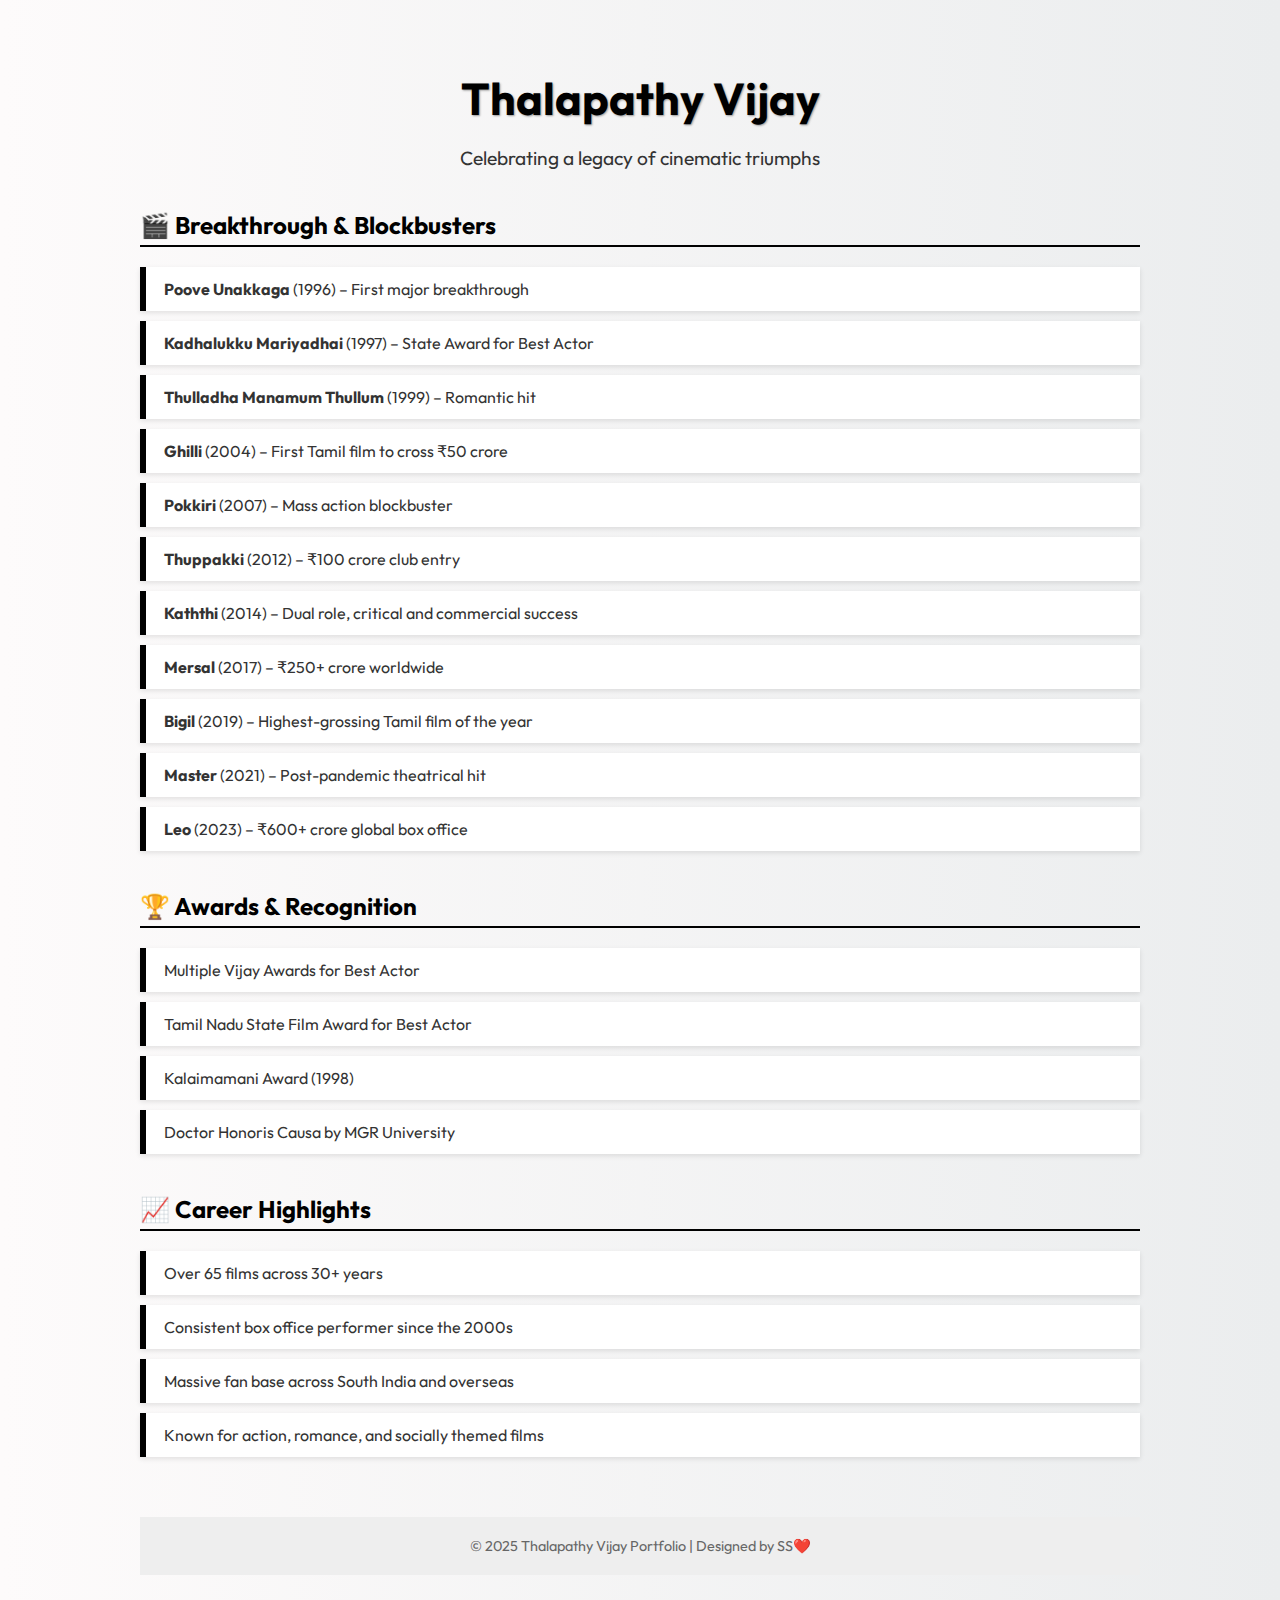
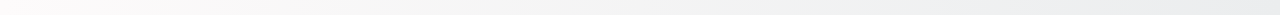
<file: actor.html>
<!DOCTYPE html>
<html lang="en">
<head>
  <meta charset="UTF-8">
  <link href="https://fonts.googleapis.com/css2?family=Outfit:wght@400;700&display=swap" rel="stylesheet">
  <title>Thalapathy Vijay - Success Portfolio</title>
  <style>
    body {
      font-family: 'Outfit', sans-serif;
      background: linear-gradient(to right, #fdfbfb, #ebedee);
      margin: 0;
      padding: 0;
      color: #333;
    }
    .container {
      max-width: 1000px;
      margin: auto;
      padding: 40px 20px;
    }
    h1 {
      text-align: center;
      color: #000000;
      font-size: 2.8em;
      margin-bottom: 10px;
      text-shadow: 1px 1px 2px #999;
    }
    h2 {
      color: #000000;
      border-bottom: 2px solid #000000;
      padding-bottom: 5px;
      margin-top: 40px;
    }
    ul {
      list-style: none;
      padding-left: 0;
    }
    li {
      background: #fff;
      margin: 10px 0;
      padding: 12px 18px;
      border-left: 6px solid #000000;
      box-shadow: 0 2px 5px rgba(0,0,0,0.1);
      transition: transform 0.2s ease;
    }
    li:hover {
      transform: scale(1.02);
      background-color: #fef2f2;
    }
    footer {
      text-align: center;
      padding: 20px;
      background-color: #eee;
      margin-top: 60px;
      font-size: 0.9em;
      color: #666;
    }
  </style>
</head>
<body>
  <div class="container">
    <h1>Thalapathy Vijay</h1>
    <p style="text-align:center; font-size: 1.2em;">Celebrating a legacy of cinematic triumphs</p>

    <h2>🎬 Breakthrough & Blockbusters</h2>
    <ul>
      <li><strong>Poove Unakkaga</strong> (1996) – First major breakthrough</li>
      <li><strong>Kadhalukku Mariyadhai</strong> (1997) – State Award for Best Actor</li>
      <li><strong>Thulladha Manamum Thullum</strong> (1999) – Romantic hit</li>
      <li><strong>Ghilli</strong> (2004) – First Tamil film to cross ₹50 crore</li>
      <li><strong>Pokkiri</strong> (2007) – Mass action blockbuster</li>
      <li><strong>Thuppakki</strong> (2012) – ₹100 crore club entry</li>
      <li><strong>Kaththi</strong> (2014) – Dual role, critical and commercial success</li>
      <li><strong>Mersal</strong> (2017) – ₹250+ crore worldwide</li>
      <li><strong>Bigil</strong> (2019) – Highest-grossing Tamil film of the year</li>
      <li><strong>Master</strong> (2021) – Post-pandemic theatrical hit</li>
      <li><strong>Leo</strong> (2023) – ₹600+ crore global box office</li>
    </ul>

    <h2>🏆 Awards & Recognition</h2>
    <ul>
      <li>Multiple Vijay Awards for Best Actor</li>
      <li>Tamil Nadu State Film Award for Best Actor</li>
      <li>Kalaimamani Award (1998)</li>
      <li>Doctor Honoris Causa by MGR University</li>
    </ul>

    <h2>📈 Career Highlights</h2>
    <ul>
      <li>Over 65 films across 30+ years</li>
      <li>Consistent box office performer since the 2000s</li>
      <li>Massive fan base across South India and overseas</li>
      <li>Known for action, romance, and socially themed films</li>
    </ul>

    <footer>
      &copy; 2025 Thalapathy Vijay Portfolio | Designed by SS❤️
    </footer>
  </div>
</body>
</html>
</file>
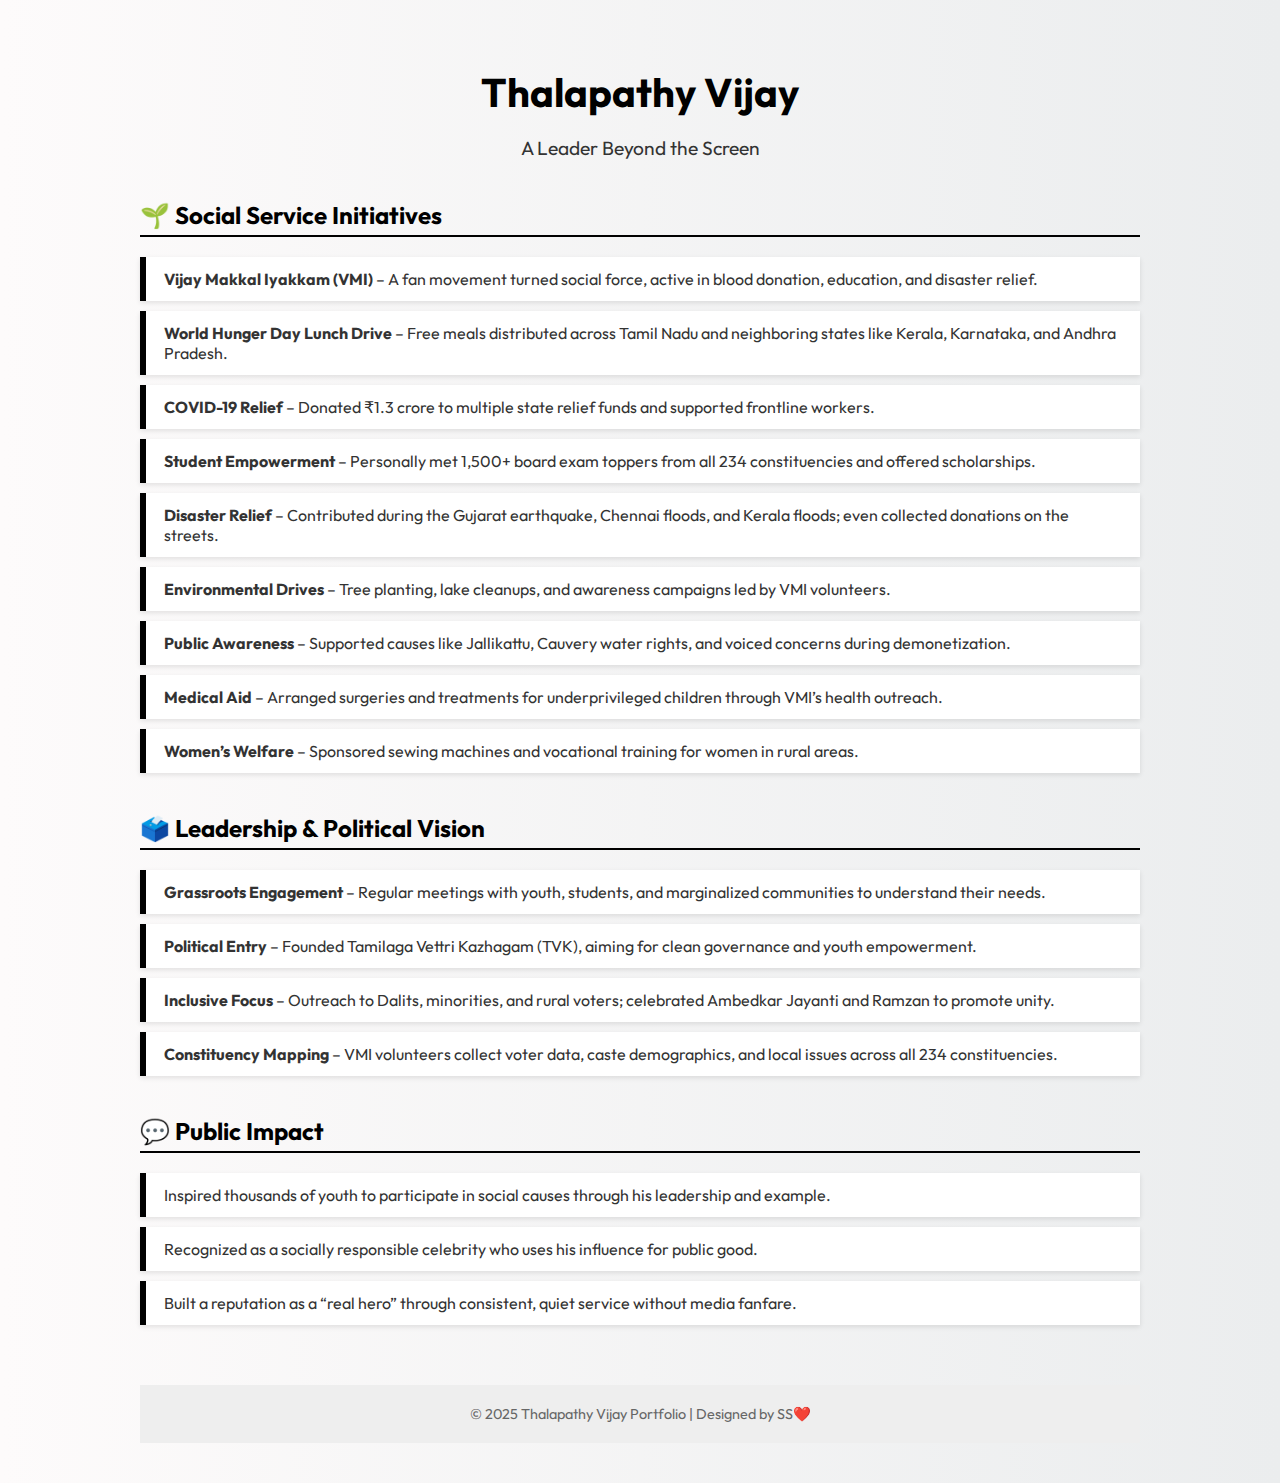
<file: leader.html>
<!DOCTYPE html>
<html lang="en">
<head>
  <meta charset="UTF-8">
  <link href="https://fonts.googleapis.com/css2?family=Outfit:wght@400;700&display=swap" rel="stylesheet">
  <title>Thalapathy Vijay - Social Service & Leadership</title>
  <style>
    body {
      font-family: 'Outfit', sans-serif;
      background: linear-gradient(to right, #fdfbfb, #ebedee);
      margin: 0;
      padding: 0;
      color: #333;
    }
    .container {
      max-width: 1000px;
      margin: auto;
      padding: 40px 20px;
    }
    h1 {
      text-align: center;
      color: #000000;
      font-size: 2.5em;
      margin-bottom: 10px;
    }
    h2 {
      color: #000000;
      border-bottom: 2px solid #000000;
      padding-bottom: 5px;
      margin-top: 40px;
    }
    ul {
      list-style: none;
      padding-left: 0;
    }
    li {
      background: #fff;
      margin: 10px 0;
      padding: 12px 18px;
      border-left: 6px solid #000000;
      box-shadow: 0 2px 5px rgba(0,0,0,0.1);
      transition: transform 0.2s ease;
    }
    li:hover {
      transform: scale(1.02);
      background-color: #fef2f2;
    }
    footer {
      text-align: center;
      padding: 20px;
      background-color: #eee;
      margin-top: 60px;
      font-size: 0.9em;
      color: #666;
    }
  </style>
</head>
<body>
  <div class="container">
    <h1>Thalapathy Vijay</h1>
    <p style="text-align:center; font-size: 1.2em;">A Leader Beyond the Screen</p>

    <h2>🌱 Social Service Initiatives</h2>
    <ul>
      <li><strong>Vijay Makkal Iyakkam (VMI)</strong> – A fan movement turned social force, active in blood donation, education, and disaster relief.</li>
      <li><strong>World Hunger Day Lunch Drive</strong> – Free meals distributed across Tamil Nadu and neighboring states like Kerala, Karnataka, and Andhra Pradesh.</li>
      <li><strong>COVID-19 Relief</strong> – Donated ₹1.3 crore to multiple state relief funds and supported frontline workers.</li>
      <li><strong>Student Empowerment</strong> – Personally met 1,500+ board exam toppers from all 234 constituencies and offered scholarships.</li>
      <li><strong>Disaster Relief</strong> – Contributed during the Gujarat earthquake, Chennai floods, and Kerala floods; even collected donations on the streets.</li>
      <li><strong>Environmental Drives</strong> – Tree planting, lake cleanups, and awareness campaigns led by VMI volunteers.</li>
      <li><strong>Public Awareness</strong> – Supported causes like Jallikattu, Cauvery water rights, and voiced concerns during demonetization.</li>
      <li><strong>Medical Aid</strong> – Arranged surgeries and treatments for underprivileged children through VMI’s health outreach.</li>
      <li><strong>Women’s Welfare</strong> – Sponsored sewing machines and vocational training for women in rural areas.</li>
    </ul>

    <h2>🗳️ Leadership & Political Vision</h2>
    <ul>
      <li><strong>Grassroots Engagement</strong> – Regular meetings with youth, students, and marginalized communities to understand their needs.</li>
      <li><strong>Political Entry</strong> – Founded Tamilaga Vettri Kazhagam (TVK), aiming for clean governance and youth empowerment.</li>
      <li><strong>Inclusive Focus</strong> – Outreach to Dalits, minorities, and rural voters; celebrated Ambedkar Jayanti and Ramzan to promote unity.</li>
      <li><strong>Constituency Mapping</strong> – VMI volunteers collect voter data, caste demographics, and local issues across all 234 constituencies.</li>
    </ul>

    <h2>💬 Public Impact</h2>
    <ul>
      <li>Inspired thousands of youth to participate in social causes through his leadership and example.</li>
      <li>Recognized as a socially responsible celebrity who uses his influence for public good.</li>
      <li>Built a reputation as a “real hero” through consistent, quiet service without media fanfare.</li>
    </ul>

    <footer>
      &copy; 2025 Thalapathy Vijay Portfolio | Designed by SS❤️
    </footer>
  </div>
</body>
</html>
</file>
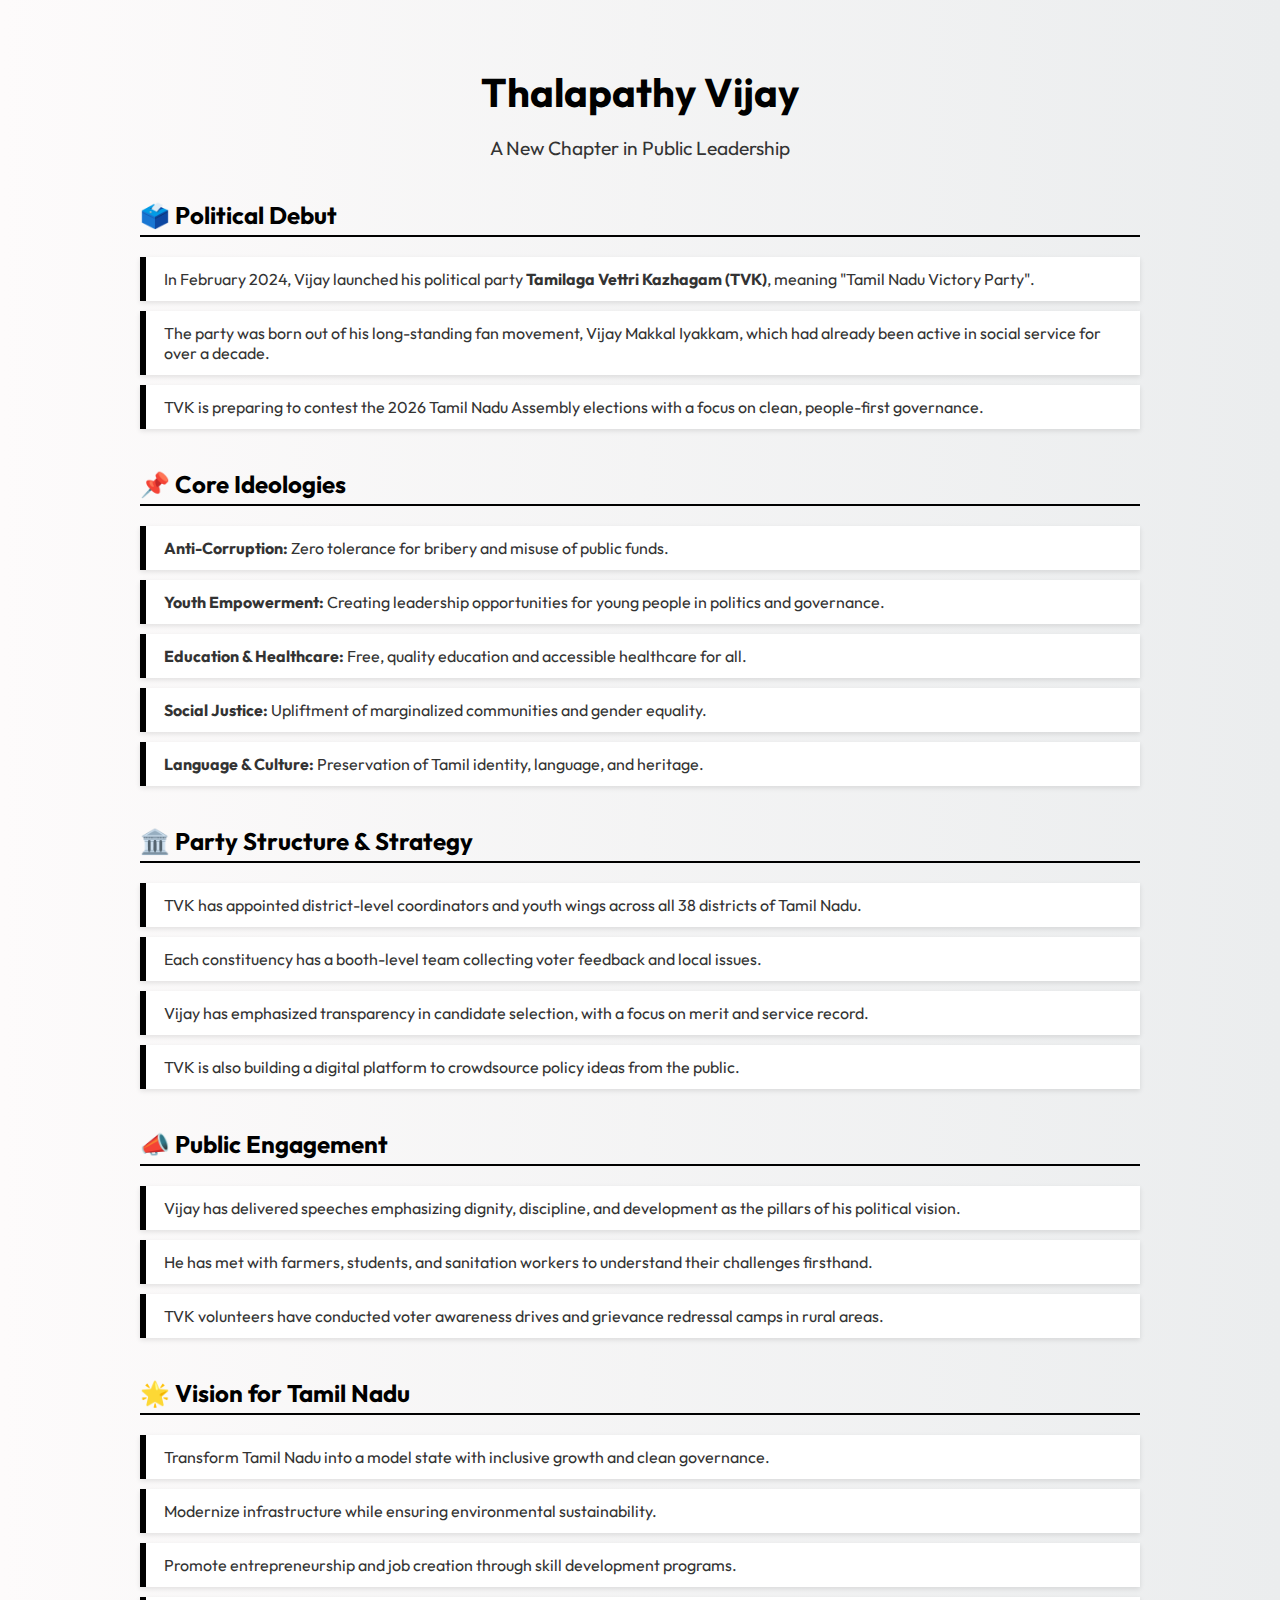
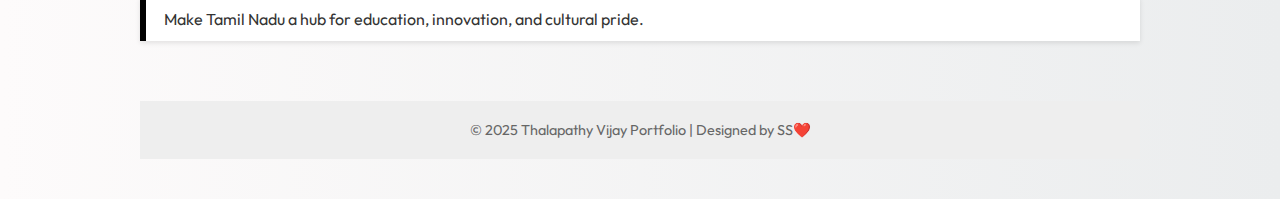
<file: politician.html>
<!DOCTYPE html>
<html lang="en">
<head>
  <meta charset="UTF-8">
  <link href="https://fonts.googleapis.com/css2?family=Outfit:wght@400;700&display=swap" rel="stylesheet">
  <title>Thalapathy Vijay - Political Journey</title>
  <style>
    body {
      font-family: 'Outfit', sans-serif;
      background: linear-gradient(to right, #fdfbfb, #ebedee);
      margin: 0;
      padding: 0;
      color: #333;
    }
    .container {
      max-width: 1000px;
      margin: auto;
      padding: 40px 20px;
    }
    h1 {
      text-align: center;
      color: #000000;
      font-size: 2.5em;
      margin-bottom: 10px;
    }
    h2 {
      color: #000000;
      border-bottom: 2px solid #000000;
      padding-bottom: 5px;
      margin-top: 40px;
    }
    ul {
      list-style: none;
      padding-left: 0;
    }
    li {
      background: #fff;
      margin: 10px 0;
      padding: 12px 18px;
      border-left: 6px solid #000000;
      box-shadow: 0 2px 5px rgba(0,0,0,0.1);
      transition: transform 0.2s ease;
    }
    li:hover {
      transform: scale(1.02);
      background-color: #fef2f2;
    }
    footer {
      text-align: center;
      padding: 20px;
      background-color: #eee;
      margin-top: 60px;
      font-size: 0.9em;
      color: #666;
    }
  </style>
</head>
<body>
  <div class="container">
    <h1>Thalapathy Vijay</h1>
    <p style="text-align:center; font-size: 1.2em;">A New Chapter in Public Leadership</p>

    <h2>🗳️ Political Debut</h2>
    <ul>
      <li>In February 2024, Vijay launched his political party <strong>Tamilaga Vettri Kazhagam (TVK)</strong>, meaning "Tamil Nadu Victory Party".</li>
      <li>The party was born out of his long-standing fan movement, Vijay Makkal Iyakkam, which had already been active in social service for over a decade.</li>
      <li>TVK is preparing to contest the 2026 Tamil Nadu Assembly elections with a focus on clean, people-first governance.</li>
    </ul>

    <h2>📌 Core Ideologies</h2>
    <ul>
      <li><strong>Anti-Corruption:</strong> Zero tolerance for bribery and misuse of public funds.</li>
      <li><strong>Youth Empowerment:</strong> Creating leadership opportunities for young people in politics and governance.</li>
      <li><strong>Education & Healthcare:</strong> Free, quality education and accessible healthcare for all.</li>
      <li><strong>Social Justice:</strong> Upliftment of marginalized communities and gender equality.</li>
      <li><strong>Language & Culture:</strong> Preservation of Tamil identity, language, and heritage.</li>
    </ul>

    <h2>🏛️ Party Structure & Strategy</h2>
    <ul>
      <li>TVK has appointed district-level coordinators and youth wings across all 38 districts of Tamil Nadu.</li>
      <li>Each constituency has a booth-level team collecting voter feedback and local issues.</li>
      <li>Vijay has emphasized transparency in candidate selection, with a focus on merit and service record.</li>
      <li>TVK is also building a digital platform to crowdsource policy ideas from the public.</li>
    </ul>

    <h2>📣 Public Engagement</h2>
    <ul>
      <li>Vijay has delivered speeches emphasizing dignity, discipline, and development as the pillars of his political vision.</li>
      <li>He has met with farmers, students, and sanitation workers to understand their challenges firsthand.</li>
      <li>TVK volunteers have conducted voter awareness drives and grievance redressal camps in rural areas.</li>
    </ul>

    <h2>🌟 Vision for Tamil Nadu</h2>
    <ul>
      <li>Transform Tamil Nadu into a model state with inclusive growth and clean governance.</li>
      <li>Modernize infrastructure while ensuring environmental sustainability.</li>
      <li>Promote entrepreneurship and job creation through skill development programs.</li>
      <li>Make Tamil Nadu a hub for education, innovation, and cultural pride.</li>
    </ul>

    <footer>
      &copy; 2025 Thalapathy Vijay Portfolio | Designed by SS❤️
    </footer>
  </div>
</body>
</html>
</file>
